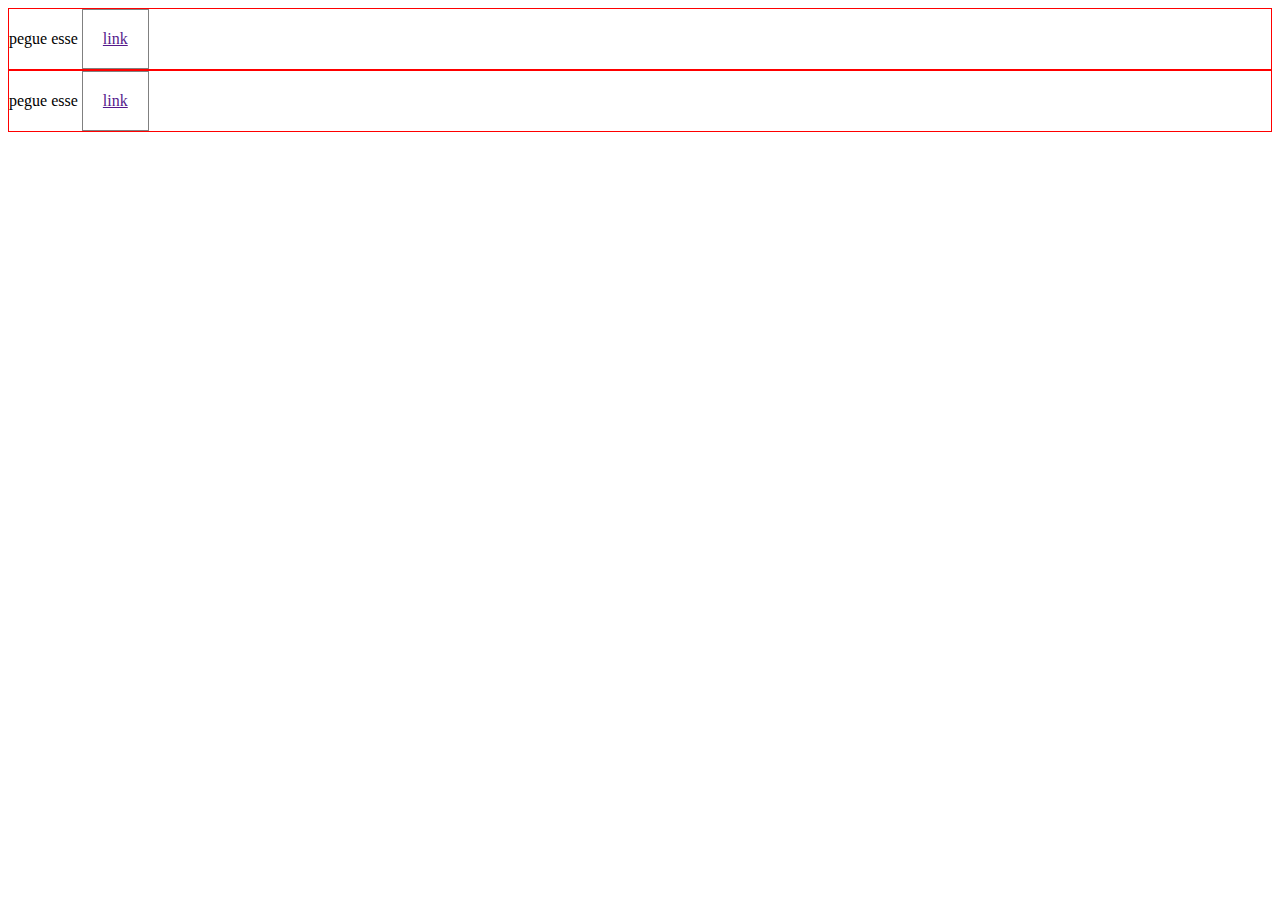
<file: origamid/aula03/index.html>
<!DOCTYPE html>
<html lang="en">
<head>
    <meta charset="UTF-8">
    <meta http-equiv="X-UA-Compatible" content="IE=edge">
    <meta name="viewport" content="width=device-width, initial-scale=1.0">
    <link rel="stylesheet" href="style.css">
    <title>Document</title>
</head>
<body>
    <!-- texto puro
    <div>Novo texto Block</div>
    <a href="/">link inline</a>
    <div>Novo texto Block <span>Um elemento em span inline</span></div>
    <a href="/">link inline</a>
    <h1>Novo h1</h1>
    <span>Texto</span> 
    <strong>Novo Texto em strong</strong> -->
    <div>pegue esse  <a href="">link</a></div>
    <div>pegue esse  <a href="">link</a></div>
</body>
</html>
</file>
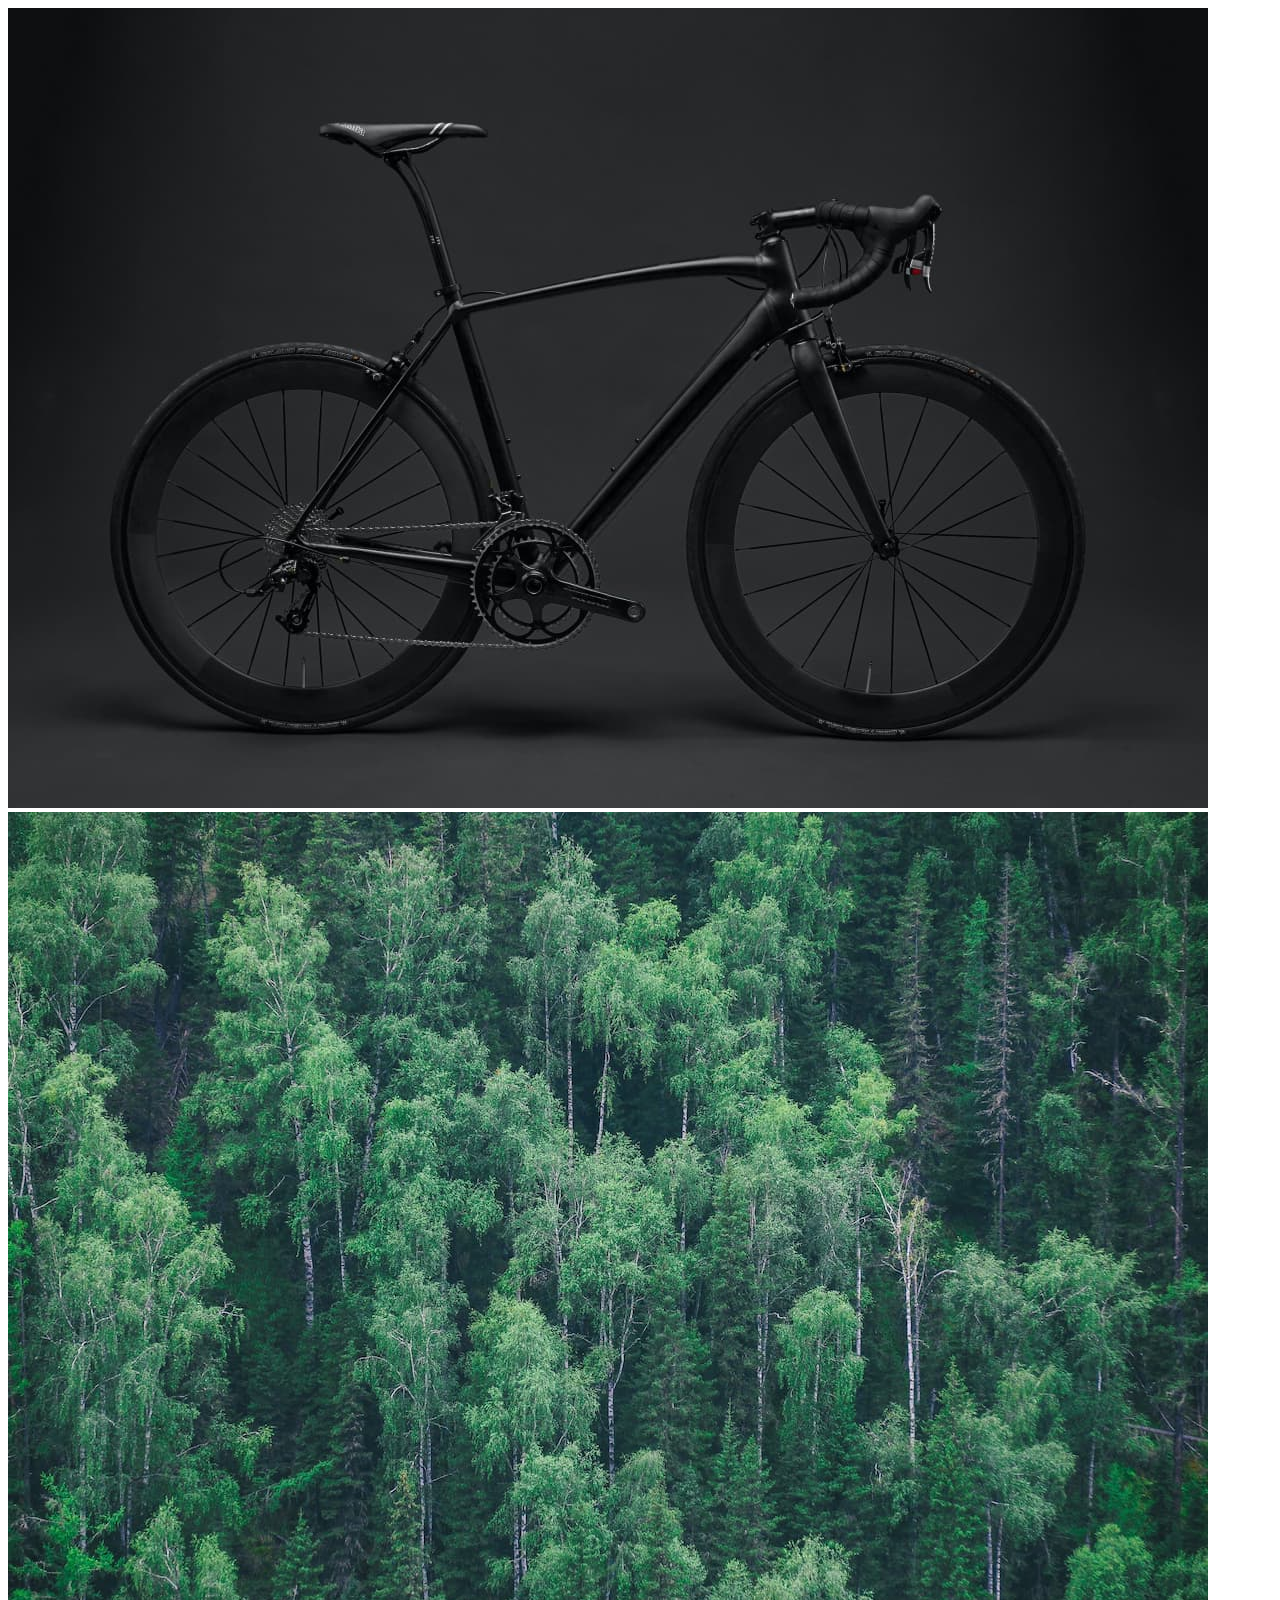
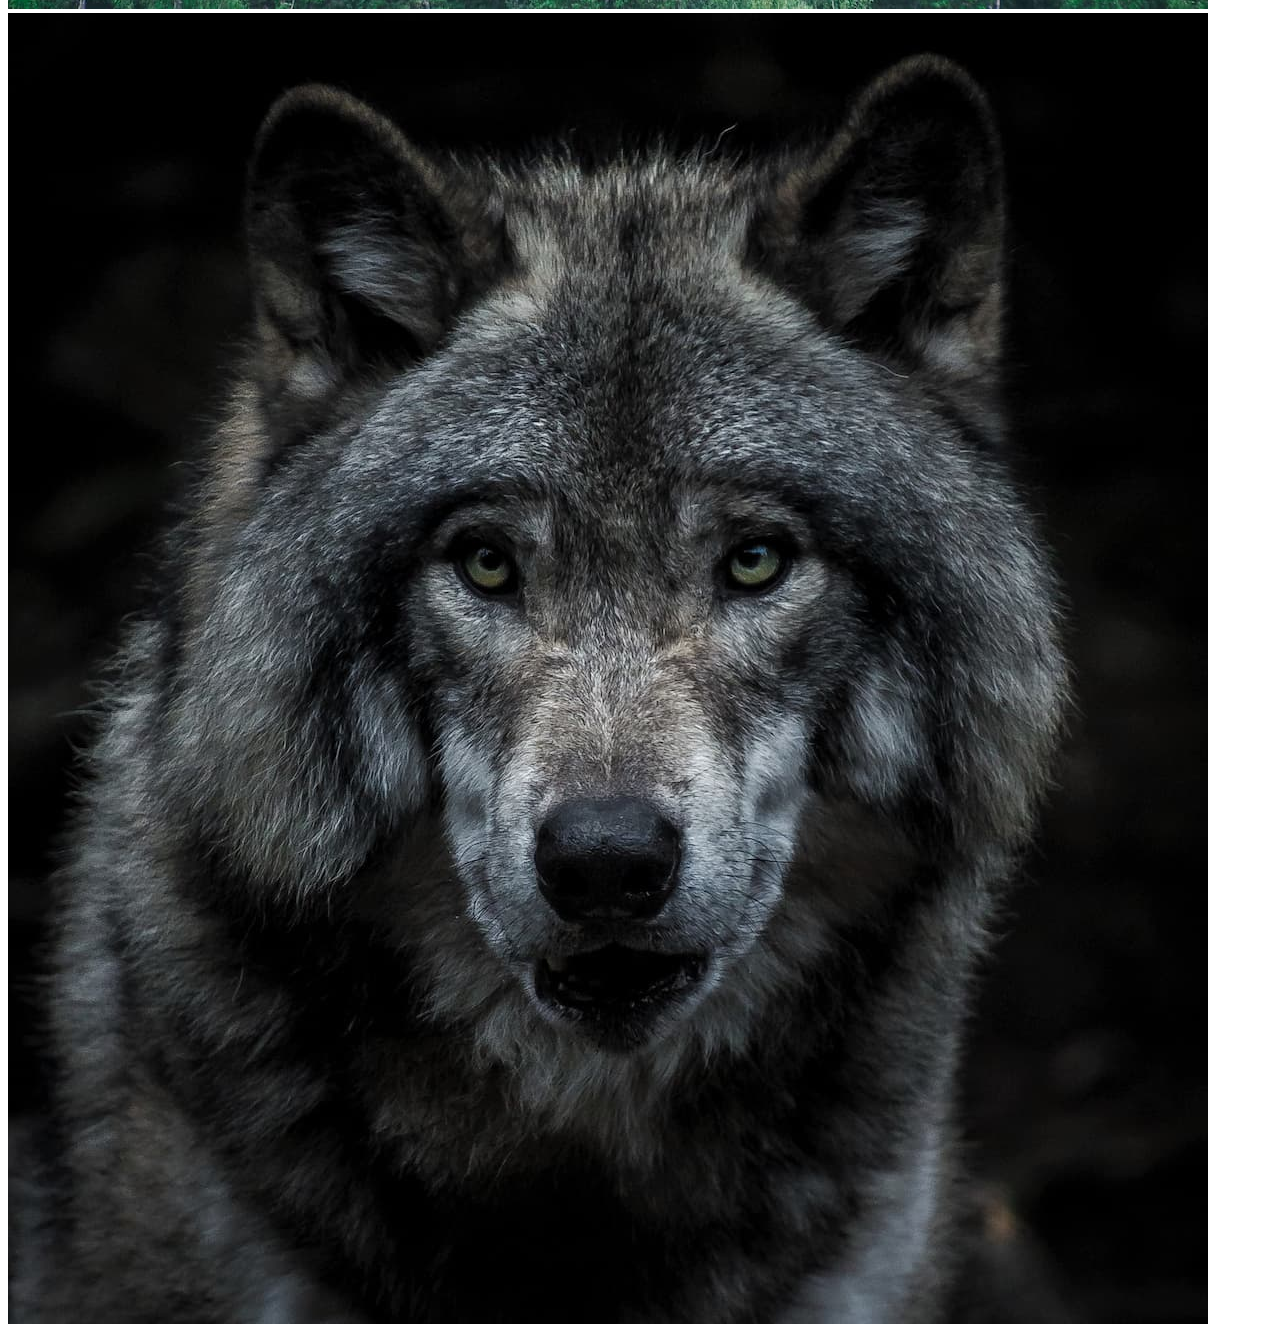
<file: origamid/aula04/index.html>
<!DOCTYPE html>
<html lang="en">
<head>
    <meta charset="UTF-8">
    <meta http-equiv="X-UA-Compatible" content="IE=edge">
    <meta name="viewport" content="width=device-width, initial-scale=1.0">
    <link rel="stylesheet" href="style.css">
    <title>Document</title>
</head>
<body>
    <div>
        <img src="img/bicicleta-1200-800.jpg" alt="">
        <img src="img/floresta.jpg" alt="">
        <img src="img/lobo.jpg" alt="">
    </div>
</body>
</html>
</file>
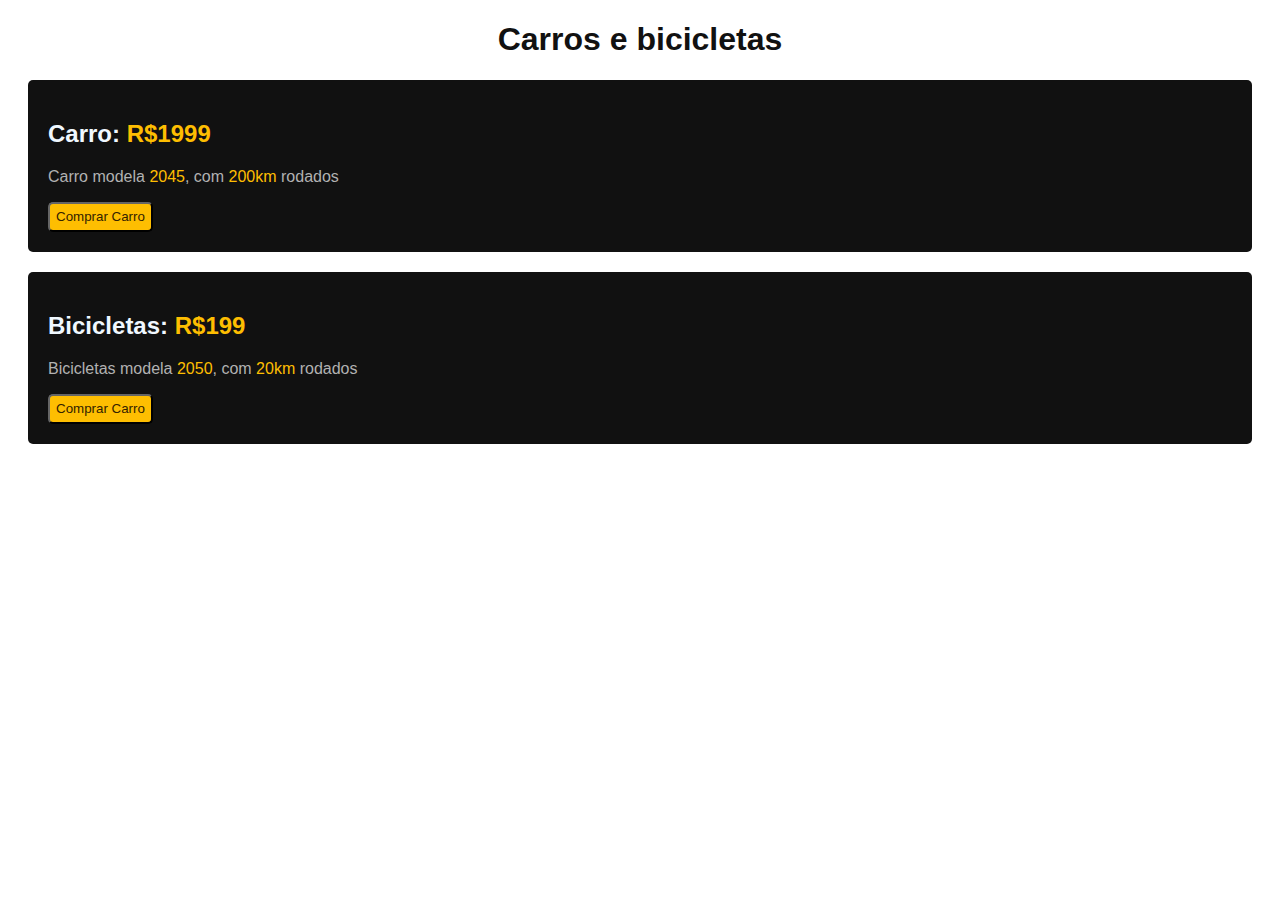
<file: origamid/execercicios/ex01/index.html>
<!DOCTYPE html>
<html lang="en">
<head>
    <meta charset="UTF-8">
    <meta http-equiv="X-UA-Compatible" content="IE=edge">
    <meta name="viewport" content="width=device-width, initial-scale=1.0">
    <link rel="stylesheet" href="style.css">
    <title>Document</title>
</head>
<body>
    
    <h1>Carros e bicicletas</h1>
    
    <div id="block1">
        <h2>Carro: <span>R$1999</span></h2>
        <p>Carro modela <span>2045</span>, com <span>200km</span></span> rodados</p>
        <button>Comprar Carro</button>
    </div>
    <div id="block2">
        <h2>Bicicletas: <span>R$199</span></h2>
        <p>Bicicletas modela <span>2050</span>, com <span>20km</span> rodados</p>
        <button>Comprar Carro</button>
    </div>
</body>
</html>
</file>
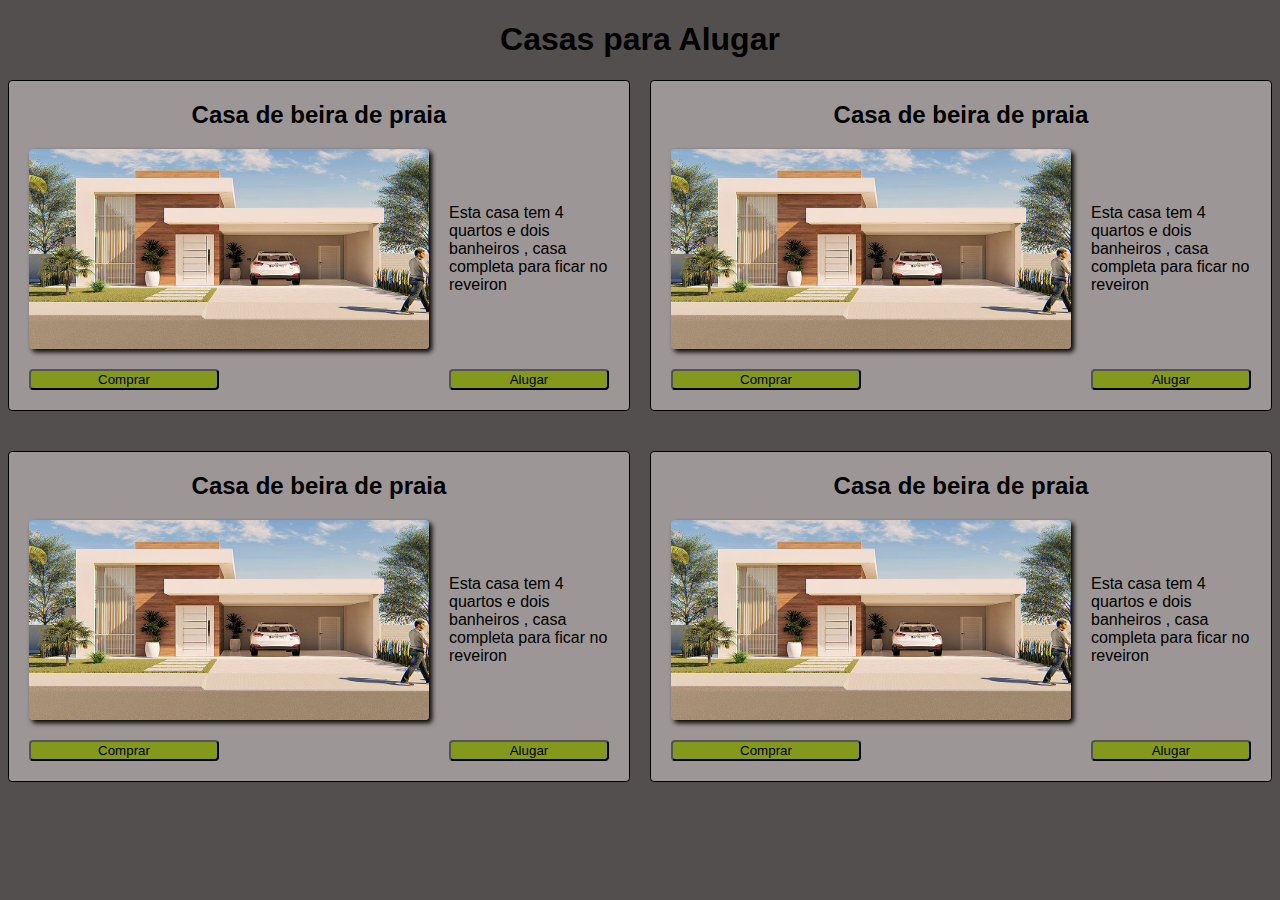
<file: origamid/execercicios/ex02/index.html>
<!DOCTYPE html>
<html lang="en">
<head>
    <meta charset="UTF-8">
    <meta http-equiv="X-UA-Compatible" content="IE=edge">
    <meta name="viewport" content="width=device-width, initial-scale=1.0">
    <link rel="stylesheet" href="style.css">
    <title>Document</title>

</head>
<body>
    <h1 class="titulo">Casas para Alugar</h1>
    <div class="grid">
    <div class="item">
        <h2>Casa de beira de praia</h2>
        <img src="img/01.jpg" alt="">
        <p class="descricao">Esta casa tem 4 quartos e dois banheiros , casa completa para ficar no reveiron</p>
        <button class="aluga">Alugar</button>
        <button class="comprar">Comprar</button>
    </div>
    <div class="item">
        <h2>Casa de beira de praia</h2>
        <img src="img/01.jpg" alt="">
        <p class="descricao">Esta casa tem 4 quartos e dois banheiros , casa completa para ficar no reveiron</p>
        <button class="aluga">Alugar</button>
        <button class="comprar">Comprar</button>
    </div>
    <div class="item">
        <h2>Casa de beira de praia</h2>
        <img src="img/01.jpg" alt="">
        <p class="descricao">Esta casa tem 4 quartos e dois banheiros , casa completa para ficar no reveiron</p>
        <button class="aluga">Alugar</button>
        <button class="comprar">Comprar</button>
    </div>
    <div class="item">
        <h2>Casa de beira de praia</h2>
        <img src="img/01.jpg" alt="">
        <p class="descricao">Esta casa tem 4 quartos e dois banheiros , casa completa para ficar no reveiron</p>
        <button class="aluga">Alugar</button>
        <button class="comprar">Comprar</button>
    </div>
    </div>
</body>
</html>
</file>
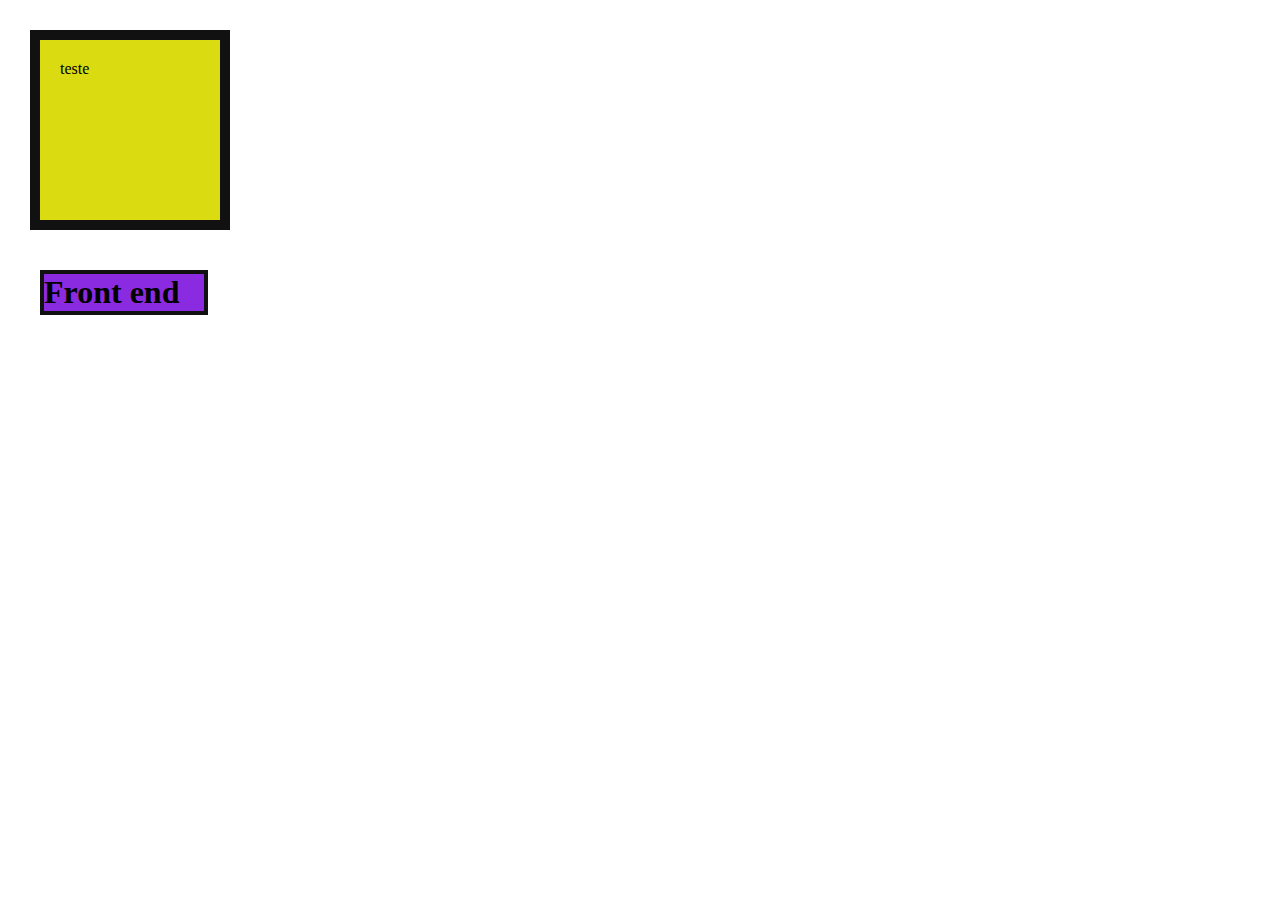
<file: origamid/aula01/bloxmodel.html>
<!DOCTYPE html>
<html lang="en">
<head>
    <meta charset="UTF-8">
    <meta http-equiv="X-UA-Compatible" content="IE=edge">
    <meta name="viewport" content="width=device-width, initial-scale=1.0">
    <title>Box Model</title>
    <link rel="stylesheet" href="style.css">
</head>
<body>
    <div id="box1">
        teste
    </div>
    <h1>Front end</h1>
</body>
</html>
</file>
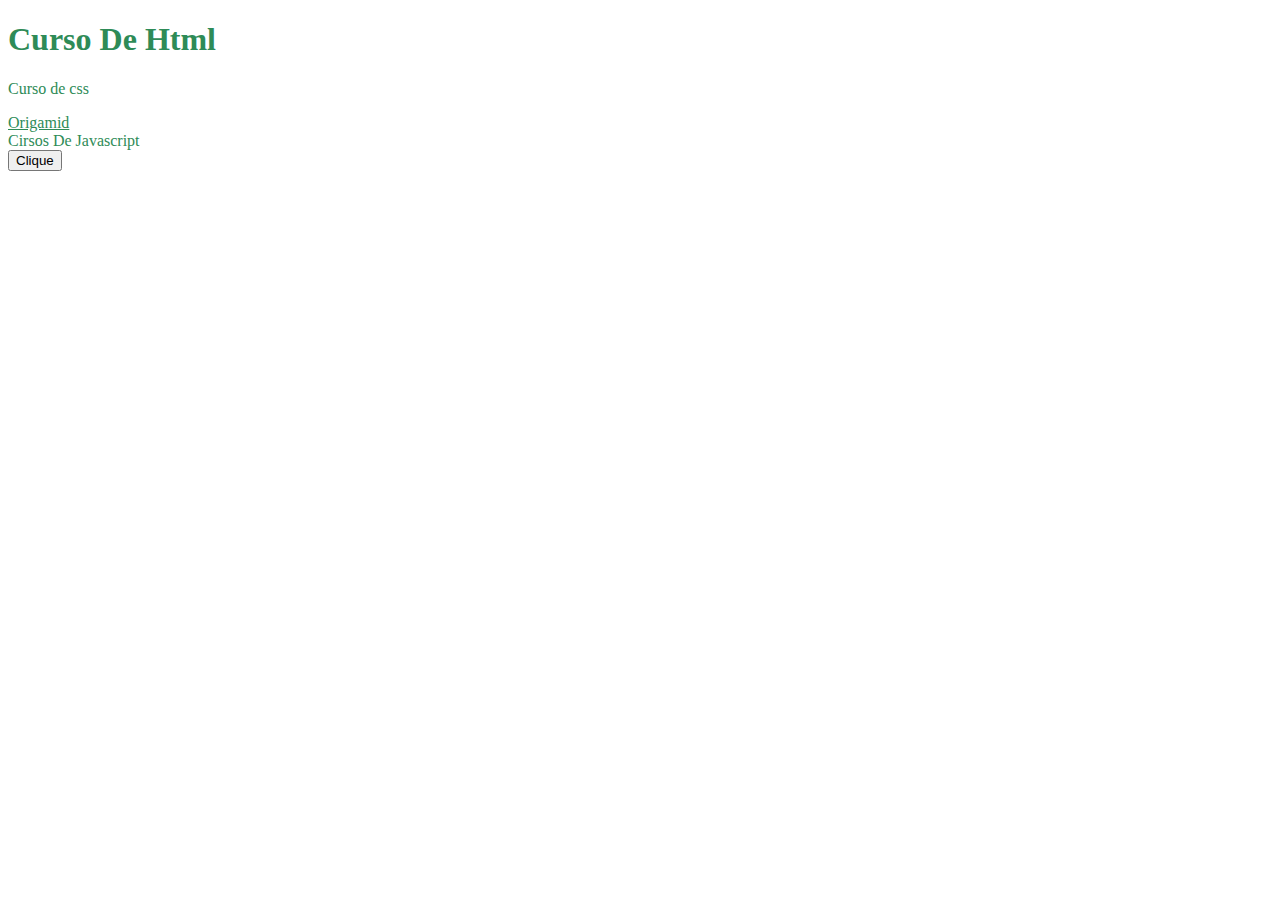
<file: origamid/aula02/styilosdebrowser.html>
<!DOCTYPE html>
<html lang="en">
<head>
    <meta charset="UTF-8">
    <meta http-equiv="X-UA-Compatible" content="IE=edge">
    <meta name="viewport" content="width=device-width, initial-scale=1.0">
    <title>Box Model</title>
    <link rel="stylesheet" href="style.css">
</head>
<body>
    <h1>Curso De Html</h1>
    <p>Curso de css</p>
    <a href="/">Origamid</a>
    <div>Cirsos De Javascript</div>
    <button>Clique</button>
</body>
</html>
</file>
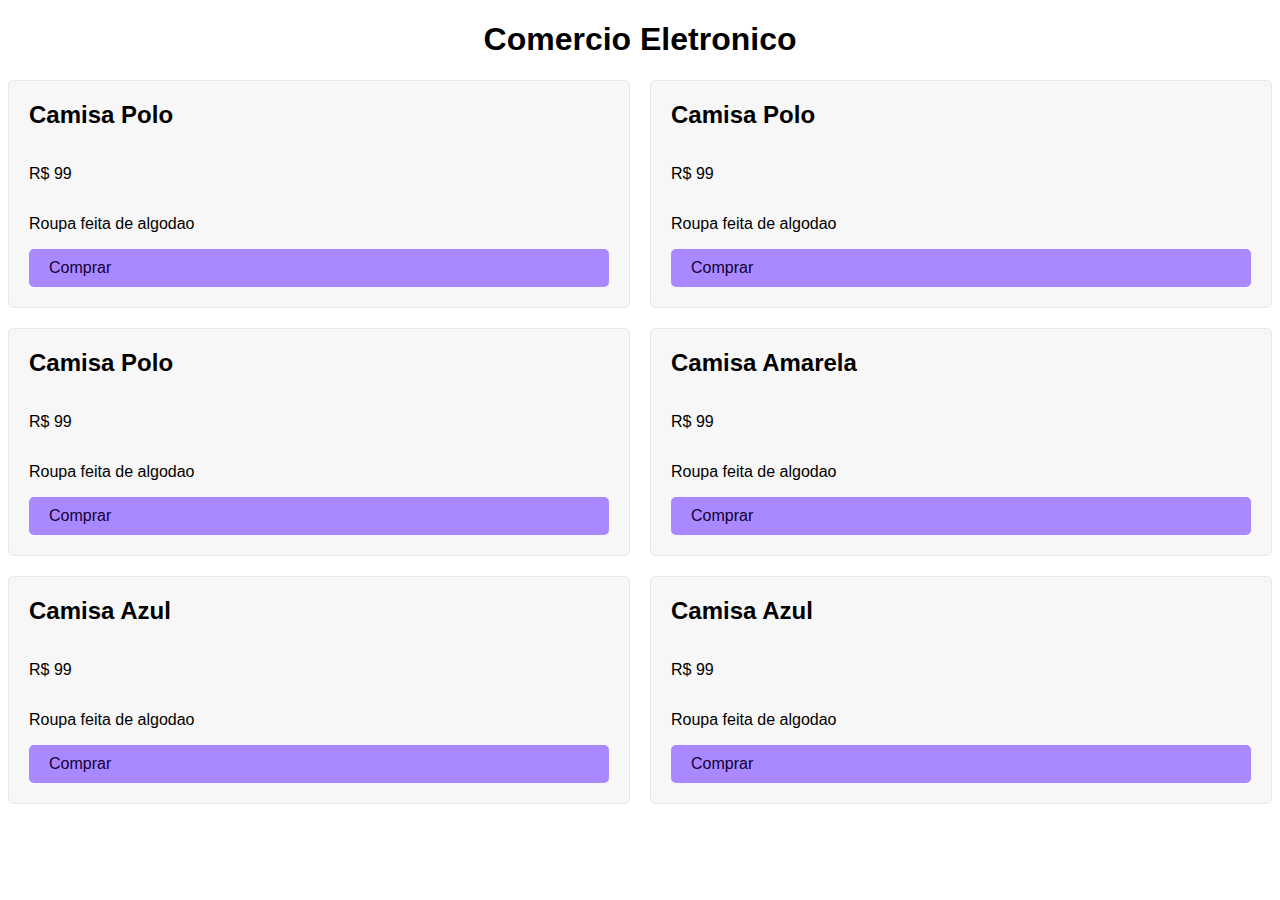
<file: origamid/aula05/grid.html>
<!DOCTYPE html>
<html lang="en">
<head>
    <meta charset="UTF-8">
    <meta http-equiv="X-UA-Compatible" content="IE=edge">
    <meta name="viewport" content="width=device-width, initial-scale=1.0">
    <link rel="stylesheet" href="style.css">
    <title>Document</title>
</head>
<body>
    <h1>Comercio Eletronico</h1>
    <div class="grid">
        <div class="item">
            <h2>Camisa Polo</h2>
            <p class="preco">R$ 99</p>
            <p>Roupa feita de algodao </p>
            <a href="/" class="comprar">Comprar</a>
        </div>     
        <div class="item">
            <h2>Camisa Polo</h2>
            <p class="preco">R$ 99</p>
            <p>Roupa feita de algodao </p>
            <a href="/" class="comprar">Comprar</a>
        </div>
        <div class="item">
            <h2>Camisa Polo</h2>
            <p class="preco">R$ 99</p>
            <p>Roupa feita de algodao </p>
            <a href="/" class="comprar">Comprar</a>
        </div>
        <div class="item">
            <h2>Camisa Amarela</h2>
            <p class="preco">R$ 99</p>
            <p>Roupa feita de algodao </p>
            <a href="/" class="comprar">Comprar</a>
        </div>
        <div class="item">
            <h2>Camisa Azul</h2>
            <p class="preco">R$ 99</p>
            <p>Roupa feita de algodao </p>
            <a href="/" class="comprar">Comprar</a>
        </div>   
        <div class="item">
            <h2>Camisa Azul</h2>
            <p class="preco">R$ 99</p>
            <p>Roupa feita de algodao </p>
            <a href="/" class="comprar">Comprar</a>
        </div>     
    </div>
</body>
    </html>
</file>
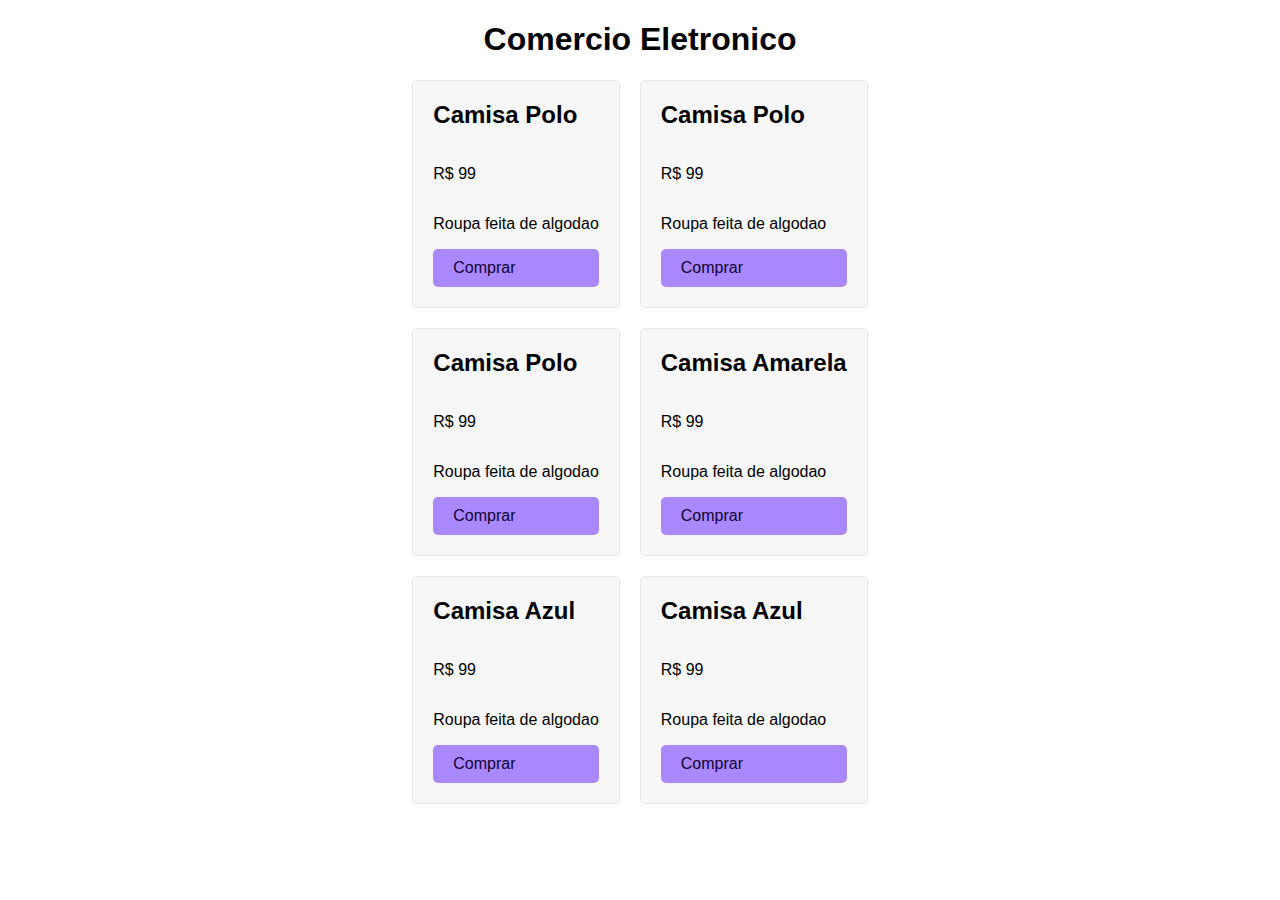
<file: origamid/aula06/grid.html>
<!DOCTYPE html>
<html lang="en">
<head>
    <meta charset="UTF-8">
    <meta http-equiv="X-UA-Compatible" content="IE=edge">
    <meta name="viewport" content="width=device-width, initial-scale=1.0">
    <link rel="stylesheet" href="style.css">
    <title>Document</title>
</head>
<body>
    <h1>Comercio Eletronico</h1>
    <div class="grid">
        <div class="item">
            <h2>Camisa Polo</h2>
            <p class="preco">R$ 99</p>
            <p>Roupa feita de algodao </p>
            <a href="/" class="comprar">Comprar</a>
        </div>
        <div class="item">
            <h2>Camisa Polo</h2>
            <p class="preco">R$ 99</p>
            <p>Roupa feita de algodao </p>
            <a href="/" class="comprar">Comprar</a>
        </div>
        <div class="item">
            <h2>Camisa Polo</h2>
            <p class="preco">R$ 99</p>
            <p>Roupa feita de algodao </p>
            <a href="/" class="comprar">Comprar</a>
        </div>
        <div class="item">
            <h2>Camisa Amarela</h2>
            <p class="preco">R$ 99</p>
            <p>Roupa feita de algodao </p>
            <a href="/" class="comprar">Comprar</a>
        </div>
        <div class="item">
            <h2>Camisa Azul</h2>
            <p class="preco">R$ 99</p>
            <p>Roupa feita de algodao </p>
            <a href="/" class="comprar">Comprar</a>
        </div>   
        <div class="item">
            <h2>Camisa Azul</h2>
            <p class="preco">R$ 99</p>
            <p>Roupa feita de algodao </p>
            <a href="/" class="comprar">Comprar</a>
        </div>     
    </div>
</body>
    </html>
</file>
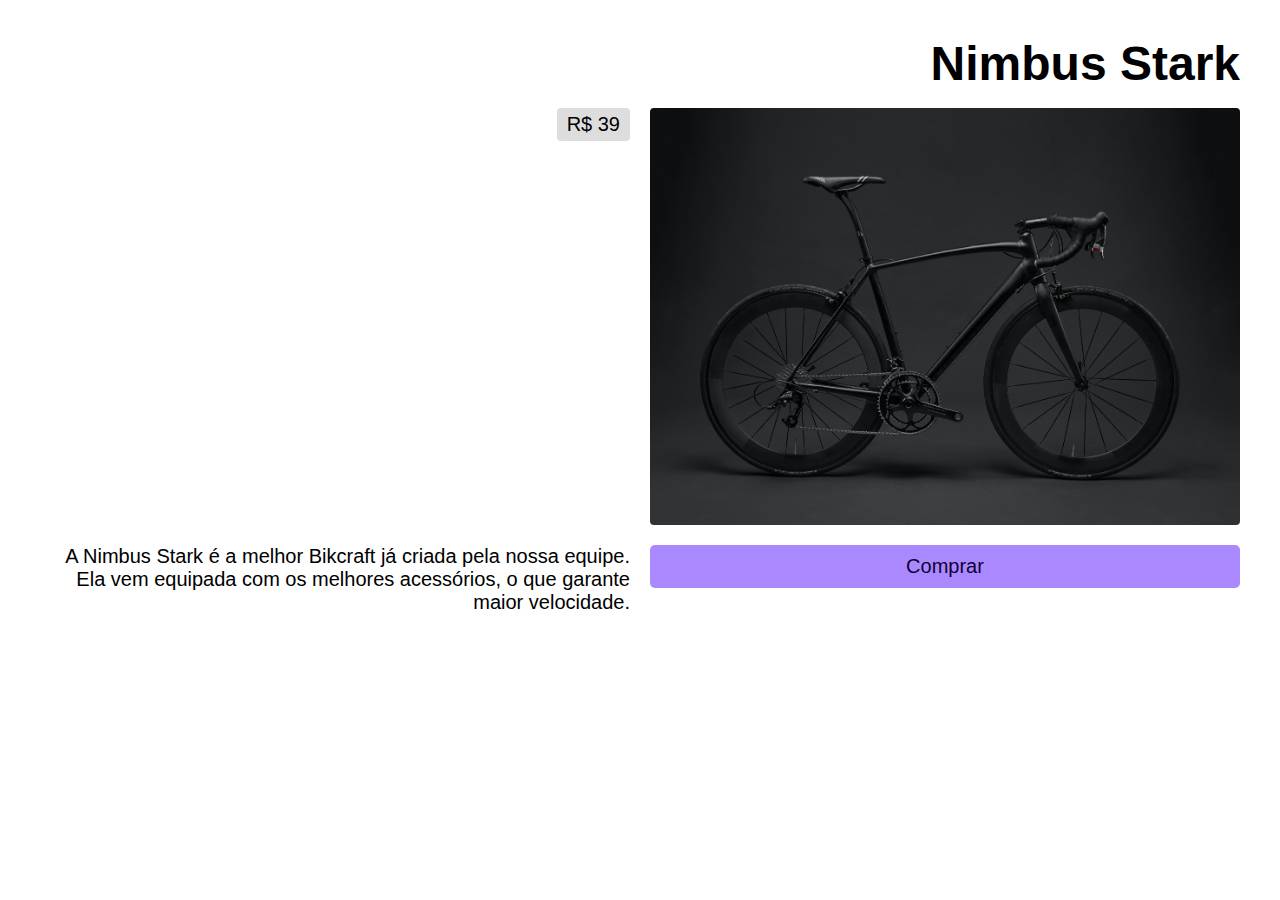
<file: origamid/aula07/grid.html>
<!DOCTYPE html>
<html>

<head>
  <meta charset="UTF-8">
  <title>Grid</title>
  <link rel="stylesheet" href="./style.css">
</head>

<body>
  <div class="grid">
    <h1 class="titulo">Nimbus Stark</h1>
    <span class="preco">R$ 39</span>
    <img class="foto" src="./img/bicicleta.jpg" alt="Bicicleta Preta">
    <p class="descricao">A Nimbus Stark é a melhor Bikcraft já criada pela nossa equipe. Ela vem equipada com os melhores acessórios, o que garante maior velocidade.</p>
    <a class="comprar" href="/">Comprar</a>
  </div>
</body>

</html>
</file>
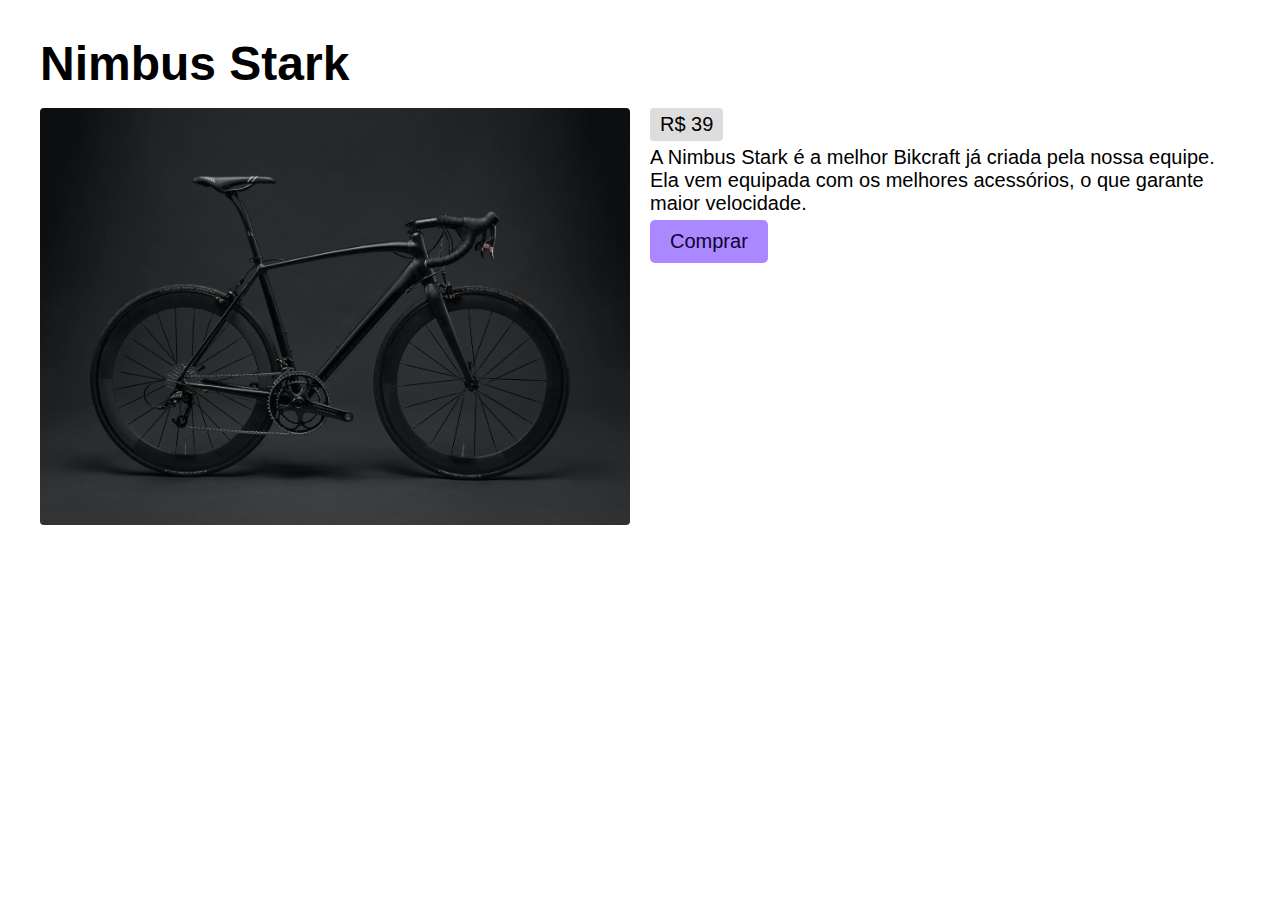
<file: origamid/aula08/grid.html>
<!DOCTYPE html>
<html>

<head>
  <meta charset="UTF-8">
  <title>Grid</title>
  <link rel="stylesheet" href="./style.css">
</head>

<body>
  <div class="grid">
    
    <h1 class="titulo">Nimbus Stark</h1>
    <img class="foto" src="./img/bicicleta.jpg" alt="Bicicleta Preta">
    
    <div class="info">
      <span class="preco">R$ 39</span>
      <p class="descricao">A Nimbus Stark é a melhor Bikcraft já criada pela nossa equipe. Ela vem equipada com os melhores acessórios, o que garante maior velocidade.</p>
      <a class="comprar" href="/">Comprar</a>
    </div>
  </div>
</body>

</html>
</file>
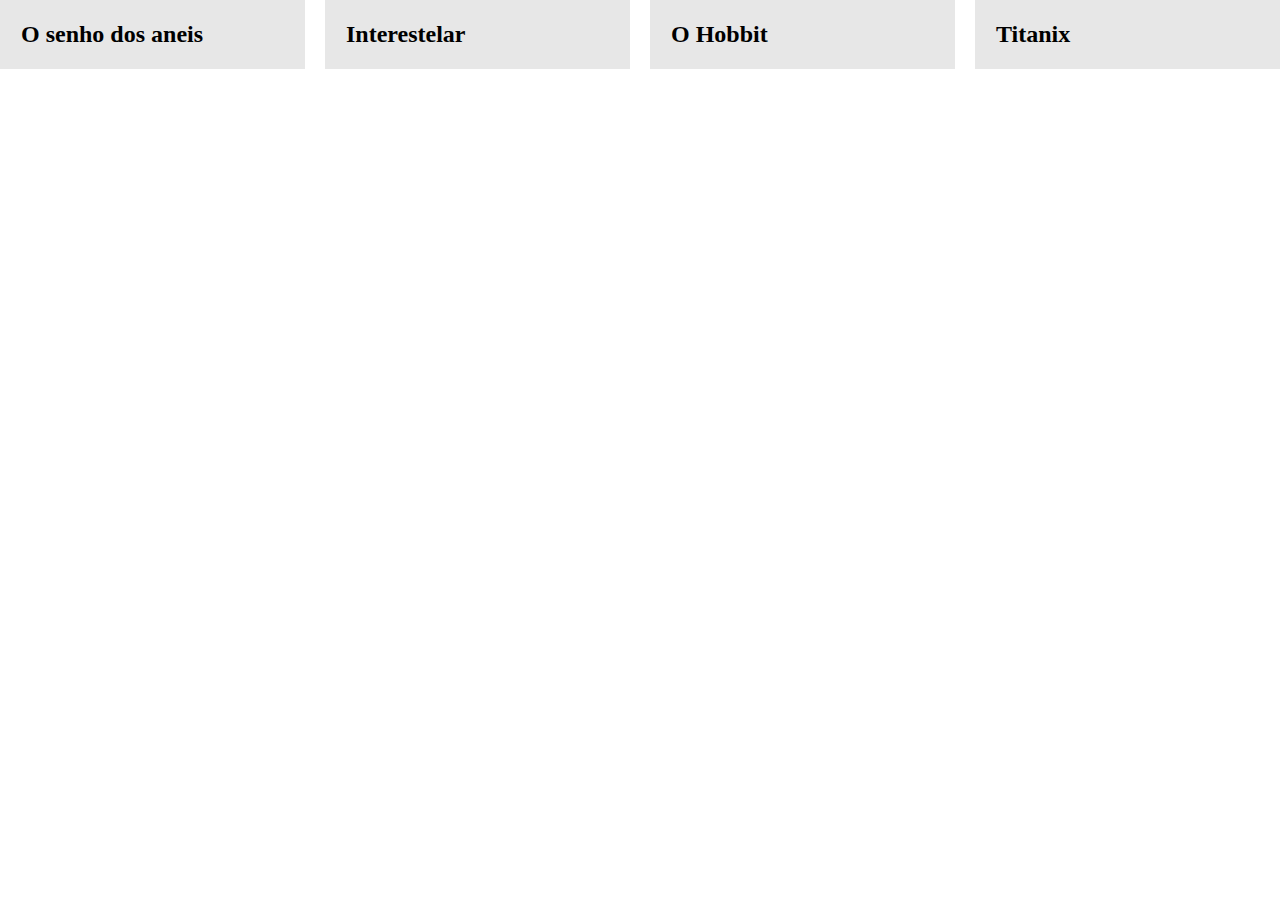
<file: origamid/aula11/flexbox1.html>
<!DOCTYPE html>
<html>

<head>
  <meta charset="UTF-8">
  <title>Flexbox 1</title>
  <link rel="stylesheet" href="./style.css">

</head>

<body>
    <div class="flex">
    <h2>O senho dos aneis</h2>
    <h2>Interestelar</h2>
    <h2>O Hobbit</h2>
    <h2>Titanix</h2>
    </div>

  </body>

</html>
</file>
<file: origamid/aula03/style.css>
h1{
    background-color: rgb(74, 80, 78);
}
span ,a,strong{
    border: 1px solid rgba(1, 1, 1, 0.5);
}
div,h1,p{
    border: 1px solid red;

}
a{
    padding: 20px;
    display: inline-block;
}
</file>
<file: origamid/aula04/style.css>
img{
    max-width: 100%;
}
div{
    width: 300pxsd;
    display: block;
}
/* centido horario dos tamanhos */
</file>
<file: origamid/execercicios/ex01/style.css>
body{
    font-family: Arial;
    color: #b2b2b2;
}
h2{
    color: aliceblue;
}
h1{
    color: #111;
    text-align: center;
}
span{
    color: #febe01;
}
div{ 
    border-radius: 5px;
    margin: 20px;
    padding: 20px;
    background-color: #111;
}
button{
    font-weight: 600px;
    border-color: #111;
    margin: 0px;
    height: 30px;
    border-radius:  5px ;
    background: #febe01;
    color : #332200 ;
}
</file>
<file: origamid/execercicios/ex02/style.css>
.grid{
    width: 100%;
    height: 100%;
    display: grid;
    grid-template-columns: 1fr 1fr;
    gap: 20px;
}
.item{
    border-radius: 4px;
    margin-bottom: 20px;
    padding: 20px;
    background: #9d9696;
    display: grid;
    border: 1px solid black;
    grid-template-columns: 1fr 1fr;
    gap: 20px;
}
.aluga{
    border-radius: 4px;
    grid-row: 3;
    grid-column: 3;
    background: #84991c;
}
.comprar{
    border-radius: 4px;
    grid-row: 3;
    background: #84991c;
}
.titulo{
    text-align: center;
}
.descricao{
    place-self: center;
    padding: 1fr;
}
/* Gerais */
h2{
    margin: 0% ;
    grid-column: 1/4;
    place-self: center;
}   
img{
    border-radius: 4px;
    box-shadow: 3px 3px 5px black;
    grid-column: 1/-1;
    width: 400px;
    height: 200px;
}

body{
    background: rgb(83, 79, 79);
    font-family: Arial;
}
</file>
<file: origamid/aula01/style.css>
div {
    background-color: rgb(219, 219, 18);
    width: 140px;
    height: 140px;
    padding: 20px;
    border: 10px solid #111;
    margin: 30px;
}
body {
    margin: 0px;
}
h1{
    background-color: blueviolet;
    width: 160px;
    border:  4px solid #111;
    margin: 40px;
}
</file>
<file: origamid/aula02/style.css>
/* h2,
h1,
p{
    color: chartreuse;
    font-size: 16px;
    font-weight: normal;
    margin: 0px;
} */
/* 
p{
    color: brown;
} */
body{
    color:  seagreen;
}
a{
    color: inherit; /*herdando*/
    /* color: aqua;  selecionando sem heranca*/
}
</file>
<file: origamid/aula05/style.css>
body{
    font-family: Arial;
}
h1{
    text-align: center;
}
.item{
    padding: 20px;
    background: #f7f7f7;
    border: 1px solid #e7e7e7;
    border-radius: 5px;
    display:  grid;
}
h2{
    margin-top: 0%;
}
.comprar{
    background: #a8f;
    padding: 10px 20px;
    color: #103;
    text-decoration: none;
    border-radius: 5px;
}
.grid{
    display: grid;
    grid-template-columns: 1fr 1fr  ;
    justify-content: centers;
    gap: 20px;
}
</file>
<file: origamid/aula06/style.css>
body{
    font-family: Arial;
}
h1{
    text-align: center;
}
.item{
    padding: 20px;
    background: #f7f7f7;
    border: 1px solid #e7e7e7;
    border-radius: 5px;
    display:  grid;
}
h2{
    margin-top: 0%;
}
.comprar{
    background: #a8f;
    padding: 10px 20px;
    color: #103;
    text-decoration: none;
    border-radius: 5px;
}
.grid{
    display: grid;
    grid-template-columns: auto auto ;
    justify-content: center;   
    /* place-content: center */
    /* align-content: center ; */
    
    gap: 20px;
}
</file>
<file: origamid/aula07/style.css>
.grid{ 
    display: grid;
    gap: 20px;
    grid-template-columns: 1fr 1fr ;
    align-items: center; 
    /* justify-items: center; */ 
    /* place-items: center; juncao de justify e align */
}
.titulo{
    grid-column: 2;
    text-align: right;
}
.descricao{
    text-align: right;
}
.preco{
    /* 
    justify-self: ;
    align-self:  
    */
    /* 
    Jusify coluna
    align linha
    start 
    center
    end 
    */
    place-self: start end;
}
.comprar{
    align-self: start;
    text-align: center;
}
/* .descricao{
    grid-column: 1 / 3;
} */
/* Gerais */
.preco{
    background:  #ddd;
    padding: 5px 10px;
    border-radius: 4px;
}
img{
    max-width: 100%;
    border-radius: 4px;
}
body{
    font-family: Arial;
    margin: 40px;
}
h1,p{
    margin: 0%;
}
h1{
    font-size: 48px;
    line-height: 1;
}
p,span{
    font-size: 20px;
}
.comprar{
    background: #a8f;
    padding: 10px 20px;
    color: #103;
    text-decoration: none;
    border-radius: 5px;
    font-size: 20px;
    
}
</file>
<file: origamid/aula08/style.css>
.grid{ 
    display: grid;
    gap: 20px;
    grid-template-columns: repeat(2,1fr) ;
}

.info{
    place-self: start;
    display: grid;
    gap: 5px;
    place-items: start;
}

.comprar{
    align-self: end;
}

.titulo{
    grid-column: 1/-1;
}


/* Gerais */

img{
    max-width: 100%;
    border-radius: 4px;
}
body{
    font-family: Arial;
    margin: 40px;
}
h1,p{
    margin: 0%;
}
h1{
    font-size: 48px;
    line-height: 1;
}
p,span{
    font-size: 20px;
}
.comprar{
    background: #a8f;
    padding: 10px 20px;
    color: #103;
    text-decoration: none;
    border-radius: 5px;
    font-size: 20px;
    
}
.preco{
    background:  #ddd;
    padding: 5px 10px;
    border-radius: 4px;
}
</file>
<file: origamid/aula11/style.css>
.flex{
    display: flex;
    flex-wrap: wrap;
    gap: 20px;   
}
body{
    margin: 0px;
}
h2{
    background-color: #e7e7e7;
    border: 1px solid #e7e7e7;
    margin: 0px;
    padding: 20px;
    flex: 1;
    /* flex-grow: 1;
    flex-basis: 0; 
    flex-shrink: 1; */
}
</file>
